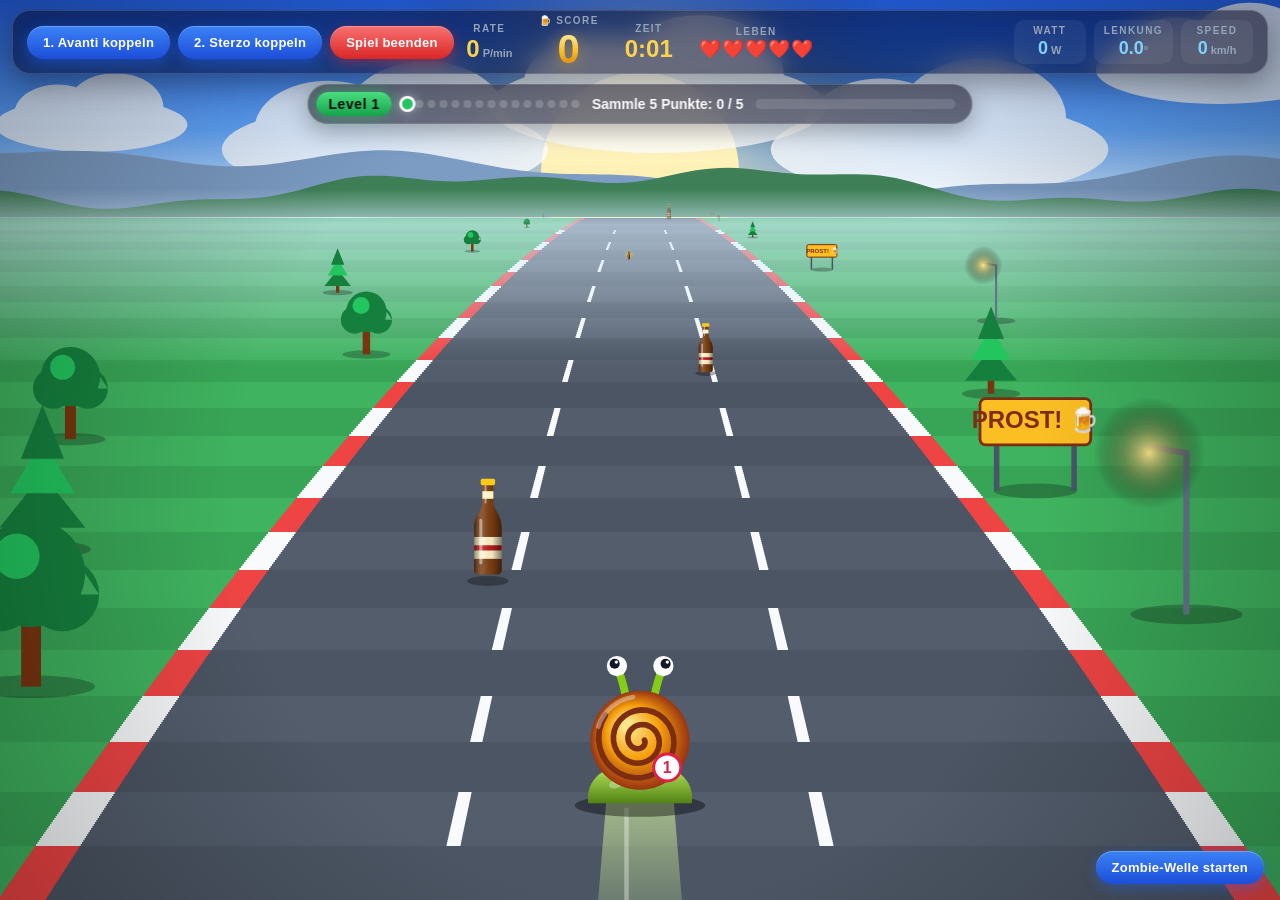
<file: escargozzled/index.html>
<!DOCTYPE html>
<html lang="de">
<head>
    <meta charset="UTF-8">
    <title>Escargozzled</title>
    <style>
        :root {
            --glass: rgba(12, 10, 30, 0.55);
            --border: rgba(255, 255, 255, 0.14);
            --gold: #fcd34d;
        }
        * { box-sizing: border-box; margin: 0; padding: 0; }
        body {
            background: #05030f; color: #f8fafc; overflow: hidden; user-select: none;
            font-family: "Avenir Next", "Segoe UI", -apple-system, BlinkMacSystemFont, Roboto, sans-serif;
        }
        canvas { display: block; width: 100vw; height: 100vh; }

        /* --- Top-Leiste --- */
        #topbar {
            position: absolute; top: 10px; left: 12px; right: 12px; height: 64px; z-index: 10;
            display: flex; align-items: center; justify-content: space-between; padding: 0 14px;
            background: var(--glass); border: 1px solid var(--border); border-radius: 18px;
            backdrop-filter: blur(12px) saturate(140%); box-shadow: 0 10px 30px rgba(0, 0, 0, 0.35);
        }
        .btn-group { display: flex; gap: 8px; }
        button {
            background: linear-gradient(180deg, #3b82f6, #1d4ed8); color: #fff; border: 0;
            padding: 9px 16px; font: inherit; font-size: 13px; font-weight: 700; letter-spacing: 0.02em;
            border-radius: 999px; cursor: pointer; transition: transform 0.12s, filter 0.12s;
            box-shadow: 0 4px 14px rgba(37, 99, 235, 0.45), inset 0 1px 0 rgba(255, 255, 255, 0.25);
        }
        button:hover { filter: brightness(1.12); transform: translateY(-1px); }
        button:disabled {
            background: linear-gradient(180deg, #34d399, #059669); cursor: default; transform: none;
            box-shadow: 0 4px 14px rgba(16, 185, 129, 0.4), inset 0 1px 0 rgba(255, 255, 255, 0.25);
        }
        #btnEnd {
            background: linear-gradient(180deg, #f87171, #dc2626);
            box-shadow: 0 4px 14px rgba(220, 38, 38, 0.45), inset 0 1px 0 rgba(255, 255, 255, 0.25);
        }
        #btnZombie { position: absolute; right: 16px; bottom: 16px; z-index: 10; }
        #btnZombie:disabled { background: #475569; box-shadow: none; opacity: 0.65; }

        #score {
            position: absolute; left: 50%; transform: translateX(-50%);
            display: flex; gap: 26px; align-items: center;
        }
        .score-item { display: flex; flex-direction: column; align-items: center; line-height: 1; gap: 3px; }
        .score-label, .stat-label {
            font-size: 10px; font-weight: 700; text-transform: uppercase; letter-spacing: 0.14em; color: #94a3b8;
        }
        #beerVal {
            font-size: 40px; font-weight: 900; font-variant-numeric: tabular-nums;
            background: linear-gradient(180deg, #fff7c2, #fbbf24 55%, #d97706);
            -webkit-background-clip: text; background-clip: text; color: transparent;
            filter: drop-shadow(0 2px 8px rgba(251, 191, 36, 0.45));
        }
        #beerRateVal, #timeVal { font-size: 24px; font-weight: 800; color: var(--gold); font-variant-numeric: tabular-nums; }
        #livesVal { font-size: 18px; letter-spacing: 1px; display: inline-block; }
        #livesVal.hit { animation: livesHit 0.5s; }
        @keyframes livesHit {
            0%, 100% { transform: scale(1); }
            20% { transform: scale(1.35) rotate(-6deg); }
            40% { transform: translateX(-5px); }
            60% { transform: translateX(5px); }
        }
        .unit { font-size: 11px; color: #94a3b8; font-weight: 600; }

        .stat-row { display: flex; gap: 8px; }
        .stat {
            display: flex; flex-direction: column; align-items: center; gap: 2px;
            background: rgba(255, 255, 255, 0.06); border-radius: 10px; padding: 5px 10px; min-width: 72px;
        }
        .val { font-size: 18px; font-weight: 800; color: #7dd3fc; font-variant-numeric: tabular-nums; }

        /* --- Level-Leiste --- */
        #levelbar {
            position: absolute; top: 84px; left: 50%; transform: translateX(-50%); z-index: 10;
            display: flex; align-items: center; gap: 12px; padding: 7px 16px 7px 8px;
            background: var(--glass); border: 1px solid var(--border); border-radius: 999px;
            backdrop-filter: blur(12px); box-shadow: 0 8px 24px rgba(0, 0, 0, 0.3);
            font-size: 14px; font-weight: 600; white-space: nowrap;
        }
        #levelBadge { padding: 4px 12px; border-radius: 999px; color: #0b0b0b; font-weight: 900; letter-spacing: 0.04em; }
        .zone-green { background: linear-gradient(180deg, #4ade80, #16a34a); box-shadow: 0 0 14px rgba(34, 197, 94, 0.6); }
        .zone-orange { background: linear-gradient(180deg, #fb923c, #ea580c); box-shadow: 0 0 14px rgba(249, 115, 22, 0.6); }
        .zone-red { background: linear-gradient(180deg, #f87171, #dc2626); box-shadow: 0 0 14px rgba(239, 68, 68, 0.7); }
        #levelProgress { width: 200px; height: 10px; background: rgba(255, 255, 255, 0.12); border-radius: 999px; overflow: hidden; }
        #levelProgressFill { position: relative; height: 100%; width: 0; border-radius: 999px; transition: width 0.15s linear; }
        #levelProgressFill::after {
            content: ''; position: absolute; inset: 0; background-size: 16px 16px; animation: stripes 0.8s linear infinite;
            background-image: linear-gradient(45deg, rgba(255,255,255,.28) 25%, transparent 25%, transparent 50%,
                rgba(255,255,255,.28) 50%, rgba(255,255,255,.28) 75%, transparent 75%);
        }
        @keyframes stripes { to { background-position: 16px 0; } }
        #levelDots { display: flex; gap: 4px; }
        .dot { width: 8px; height: 8px; border-radius: 50%; background: rgba(255, 255, 255, 0.18); }
        .dot.done.green, .dot.current.green { background: #22c55e; }
        .dot.done.orange, .dot.current.orange { background: #f97316; }
        .dot.done.red, .dot.current.red { background: #ef4444; }
        .dot.current { transform: scale(1.35); box-shadow: 0 0 0 2px #fff, 0 0 10px #fff; }

        #chaseHud {
            position: absolute; top: 136px; left: 50%; transform: translateX(-50%); z-index: 10;
            width: min(94vw, 560px); padding: 10px 18px; border-radius: 16px;
            background: rgba(55, 10, 20, 0.92); border: 1px solid #f87171; text-align: center;
            box-shadow: 0 0 24px rgba(239, 68, 68, 0.35); pointer-events: none;
        }
        #chaseHud[hidden] { display: none; }
        #chaseTitle { color: #fca5a5; font-weight: 900; }
        #chaseHint { margin: 5px 0 8px; font-size: 14px; }
        #chaseGap { height: 9px; background: #450a0a; border-radius: 999px; overflow: hidden; }
        #chaseGapFill { height: 100%; background: #4ade80; }
        #chaseHud.safe { border-color: #4ade80; background: rgba(6, 45, 28, 0.92); }
        #chaseHud.safe #chaseTitle { color: #86efac; }

        /* --- Game Over --- */
        #gameOver {
            position: absolute; inset: 0; z-index: 20; display: none; align-items: center; justify-content: center;
            background: radial-gradient(circle at 50% 40%, rgba(40, 15, 70, 0.55), rgba(0, 0, 0, 0.85));
            backdrop-filter: blur(4px);
        }
        #gameOver.show { display: flex; }
        .go-card {
            background: linear-gradient(160deg, rgba(35, 30, 85, 0.96), rgba(12, 18, 38, 0.96));
            border: 1px solid rgba(251, 191, 36, 0.35); border-radius: 22px; padding: 30px 40px;
            min-width: 540px; text-align: center; animation: pop 0.35s cubic-bezier(0.2, 1.4, 0.4, 1);
            box-shadow: 0 30px 80px rgba(0, 0, 0, 0.6), 0 0 40px rgba(251, 191, 36, 0.15);
        }
        @keyframes pop { from { transform: scale(0.8); opacity: 0; } to { transform: scale(1); opacity: 1; } }
        .go-card h1 {
            font-size: 40px; font-weight: 900; margin-bottom: 14px;
            background: linear-gradient(180deg, #fff7c2, #fbbf24); -webkit-background-clip: text; background-clip: text; color: transparent;
        }
        .go-summary { display: flex; gap: 12px; justify-content: center; margin-bottom: 20px; }
        .go-tile { background: rgba(255, 255, 255, 0.07); border-radius: 12px; padding: 8px 18px; min-width: 100px; }
        .go-tile b { display: block; font-size: 28px; font-weight: 900; color: var(--gold); font-variant-numeric: tabular-nums; }
        .go-form { display: flex; gap: 8px; justify-content: center; margin-bottom: 14px; }
        .go-form input {
            background: rgba(255, 255, 255, 0.08); color: #fff; border: 1px solid rgba(255, 255, 255, 0.2);
            border-radius: 999px; padding: 9px 16px; font: inherit; font-size: 15px; width: 240px; outline: none;
        }
        .go-form input:focus { border-color: var(--gold); box-shadow: 0 0 0 3px rgba(251, 191, 36, 0.25); }
        #goRank { font-size: 28px; font-weight: 900; color: var(--gold); margin: 6px 0 14px; min-height: 34px; text-shadow: 0 0 18px rgba(251, 191, 36, 0.5); }
        #goError { color: #f87171; font-size: 14px; margin-bottom: 10px; }
        #goTable { width: 100%; border-collapse: collapse; font-size: 14px; margin-bottom: 20px; }
        #goTable th { font-size: 10px; text-transform: uppercase; letter-spacing: 0.12em; color: #94a3b8; }
        #goTable th, #goTable td { padding: 6px 8px; text-align: left; border-bottom: 1px solid rgba(255, 255, 255, 0.06); }
        #goTable td.num, #goTable th.num { text-align: right; font-variant-numeric: tabular-nums; }
        #goTable tr.me td { background: rgba(251, 191, 36, 0.18); font-weight: 800; }
        #goRestart {
            font-size: 16px; padding: 12px 30px; color: #1a1205;
            background: linear-gradient(180deg, #fde68a, #f59e0b);
            box-shadow: 0 6px 20px rgba(251, 191, 36, 0.45), inset 0 1px 0 rgba(255, 255, 255, 0.5);
        }
    </style>
</head>
<body>

<div id="topbar">
    <div class="btn-group">
        <button id="btnTrainer">1. Avanti koppeln</button>
        <button id="btnSterzo">2. Sterzo koppeln</button>
        <button id="btnEnd">Spiel beenden</button>
    </div>
    <div id="score">
        <div class="score-item">
            <span class="score-label">Rate</span>
            <span><span id="beerRateVal">0</span><span class="unit"> P/min</span></span>
        </div>
        <div class="score-item">
            <span class="score-label">🍺 Score</span>
            <span id="beerVal">0</span>
        </div>
        <div class="score-item">
            <span class="score-label">Zeit</span>
            <span id="timeVal">0:00</span>
        </div>
        <div class="score-item">
            <span class="score-label">Leben</span>
            <span id="livesVal"></span>
        </div>
    </div>
    <div class="stat-row">
        <div class="stat"><span class="stat-label">Watt</span><span><span id="wattVal" class="val">0</span><span class="unit"> W</span></span></div>
        <div class="stat"><span class="stat-label">Lenkung</span><span><span id="steerVal" class="val">0.0</span><span class="unit">°</span></span></div>
        <div class="stat"><span class="stat-label">Speed</span><span><span id="speedVal" class="val">0</span><span class="unit"> km/h</span></span></div>
    </div>
</div>

<div id="levelbar">
    <span id="levelBadge" class="zone-green">Level 1</span>
    <div id="levelDots"></div>
    <span id="levelGoal"></span>
    <div id="levelProgress"><div id="levelProgressFill" class="zone-green"></div></div>
</div>

<canvas id="gameCanvas"></canvas>
<button id="btnZombie" type="button">Zombie-Welle starten</button>

<div id="chaseHud" hidden role="status">
    <div id="chaseTitle"></div>
    <div id="chaseHint"></div>
    <div id="chaseGap" role="progressbar" aria-label="Abstand zu den Zombies" aria-valuemin="0" aria-valuemax="100">
        <div id="chaseGapFill"></div>
    </div>
</div>

<div id="gameOver">
    <div class="go-card">
        <h1 id="goTitle">Spiel beendet</h1>
        <div class="go-summary" id="goSummary"></div>
        <form class="go-form" id="goForm">
            <input id="goName" maxlength="30" placeholder="Dein Name" autocomplete="off">
            <button type="submit" id="goSave">Score speichern</button>
        </form>
        <div id="goError"></div>
        <div id="goRank"></div>
        <table id="goTable"></table>
        <button id="goRestart">Neues Spiel</button>
    </div>
</div>

<script src="../sensordata/sterzo-challenge-codes.js"></script>
<script>
    // --- BLE UUIDs ---
    const CYCLING_POWER_UUID = "00001818-0000-1000-8000-00805f9b34fb";
    const POWER_MEASUREMENT_UUID = "00002a63-0000-1000-8000-00805f9b34fb";
    const STERZO_SERVICE_UUID = "347b0001-7635-408b-8918-8ff3949ce592";
    const STERZO_STEERING_UUID = "347b0030-7635-408b-8918-8ff3949ce592";
    const STERZO_CHALLENGE_UUID = "347b0031-7635-408b-8918-8ff3949ce592";
    const STERZO_INDICATE_UUID = "347b0032-7635-408b-8918-8ff3949ce592";
    const STERZO_CHALLENGE_TABLE = Uint8Array.from(atob(STERZO_CHALLENGE_TABLE_B64), c => c.charCodeAt(0));

    const sleep = (ms) => new Promise(r => setTimeout(r, ms));

    let currentWatts = 0;
    let currentAngleDeg = 0;
    let speed = 0; // Pixel pro Frame
    let playerX = 0; // -1 (links) bis +1 (rechts)
    let travel = 0; // zurückgelegte Welt-Strecke für Streifen & Deko

    const btnTrainer = document.getElementById('btnTrainer');
    const btnSterzo = document.getElementById('btnSterzo');
    const wattVal = document.getElementById('wattVal');
    const steerVal = document.getElementById('steerVal');
    const speedVal = document.getElementById('speedVal');

    // --- 1. Avanti verbinden ---
    btnTrainer.addEventListener('click', async () => {
        try {
            const device = await navigator.bluetooth.requestDevice({
                filters: [{ services: [CYCLING_POWER_UUID] }]
            });
            const server = await device.gatt.connect();
            const service = await server.getPrimaryService(CYCLING_POWER_UUID);
            const char = await service.getCharacteristic(POWER_MEASUREMENT_UUID);

            await char.startNotifications();
            char.addEventListener('characteristicvaluechanged', (e) => {
                const val = e.target.value;
                currentWatts = Math.max(0, val.getInt16(2, true));
                wattVal.textContent = currentWatts;
            });

            btnTrainer.disabled = true;
            btnTrainer.textContent = "✓ Avanti verbunden";
        } catch (err) {
            console.error("Trainer Fehler:", err);
        }
    });

    // --- 2. Sterzo Smart verbinden ---
    btnSterzo.addEventListener('click', async () => {
        try {
            btnSterzo.textContent = "Verbinde...";
            const device = await navigator.bluetooth.requestDevice({
                filters: [{ services: [STERZO_SERVICE_UUID] }]
            });
            const server = await device.gatt.connect();
            const service = await server.getPrimaryService(STERZO_SERVICE_UUID);
            const controlChar = await service.getCharacteristic(STERZO_CHALLENGE_UUID);
            const indicateChar = await service.getCharacteristic(STERZO_INDICATE_UUID);
            const steerChar = await service.getCharacteristic(STERZO_STEERING_UUID);

            let resolveChallenge;
            const challengePromise = new Promise(r => resolveChallenge = r);
            indicateChar.addEventListener('characteristicvaluechanged', (e) => {
                const b = new Uint8Array(e.target.value.buffer);
                console.log("Sterzo Indication:", [...b].map(x => x.toString(16).padStart(2, '0')).join(''));
                if (b.length >= 4 && b[0] === 0x03 && b[1] === 0x10) {
                    resolveChallenge((b[2] << 8) | b[3]);
                }
            });

            // Winkel kommt als float32 LE in Grad; vor Freischaltung NaN (ffffffff)
            steerChar.addEventListener('characteristicvaluechanged', (e) => {
                const angle = e.target.value.getFloat32(0, true);
                if (Number.isNaN(angle)) return;
                currentAngleDeg = angle;
                steerVal.textContent = angle.toFixed(1);
            });

            // Beide abonnieren, BEVOR die Challenge angefordert wird
            await indicateChar.startNotifications();
            await steerChar.startNotifications();
            await sleep(500);

            let challenge = null;
            for (let attempt = 1; attempt <= 3 && challenge === null; attempt++) {
                btnSterzo.textContent = `Challenge (${attempt})...`;
                await controlChar.writeValueWithResponse(new Uint8Array([0x03, 0x10]));
                challenge = await Promise.race([challengePromise, sleep(5000).then(() => null)]);
            }
            if (challenge === null) throw new Error("Sterzo hat keine Challenge gesendet");

            const response = new Uint8Array([
                0x03, 0x11,
                STERZO_CHALLENGE_TABLE[challenge * 2],
                STERZO_CHALLENGE_TABLE[challenge * 2 + 1]
            ]);
            console.log(`Sterzo Challenge 0x${challenge.toString(16)} -> Antwort`, response);
            await controlChar.writeValueWithResponse(response);
            await sleep(1000);
            await controlChar.writeValueWithResponse(new Uint8Array([0x02, 0x02]));

            btnSterzo.disabled = true;
            btnSterzo.textContent = "✓ Sterzo verbunden";
        } catch (err) {
            console.error("Sterzo Fehler:", err);
            btnSterzo.textContent = "2. Sterzo koppeln (Fehler)";
        }
    });

    // --- Tastatur-Fallback zum schnellen Testen ohne Bike ---
    window.addEventListener('keydown', (e) => {
        if (e.target.tagName === 'INPUT') return;
        if (e.key === 'ArrowUp') currentWatts += 25;
        if (e.key === 'ArrowDown') currentWatts = Math.max(0, currentWatts - 25);
        if (e.key === 'ArrowLeft') currentAngleDeg = Math.max(-25, currentAngleDeg - 3);
        if (e.key === 'ArrowRight') currentAngleDeg = Math.min(25, currentAngleDeg + 3);
        wattVal.textContent = currentWatts;
        steerVal.textContent = currentAngleDeg.toFixed(1);
    });

    // --- Pseudo-3D Retro Racer Canvas ---
    const canvas = document.getElementById('gameCanvas');
    const ctx = canvas.getContext('2d');

    let VW = 0, VH = 0; // Viewport in CSS-Pixeln
    let vignette = null;

    function resize() {
        // Retina-scharf: Canvas in Geräte-Pixeln, gezeichnet wird in CSS-Pixeln
        const dpr = window.devicePixelRatio || 1;
        VW = window.innerWidth;
        VH = window.innerHeight;
        canvas.width = Math.round(VW * dpr);
        canvas.height = Math.round(VH * dpr);
        ctx.setTransform(dpr, 0, 0, dpr, 0, 0);
        vignette = ctx.createRadialGradient(VW / 2, VH * 0.55, Math.min(VW, VH) * 0.45, VW / 2, VH * 0.55, Math.max(VW, VH) * 0.8);
        vignette.addColorStop(0, 'rgba(0,0,0,0)');
        vignette.addColorStop(1, 'rgba(0,0,0,0.45)');
    }
    window.addEventListener('resize', resize);
    resize();

    // --- Sound: synthetischer "Plopp" beim Öffnen einer Flasche (Web Audio) ---
    let audioCtx = null;
    function ensureAudio() {
        if (!audioCtx) audioCtx = new (window.AudioContext || window.webkitAudioContext)();
        if (audioCtx.state === 'suspended') audioCtx.resume();
    }
    // Browser erlauben Audio erst nach einer Nutzer-Interaktion
    window.addEventListener('pointerdown', ensureAudio);
    window.addEventListener('keydown', ensureAudio);

    function noiseBuffer(seconds) {
        const buf = audioCtx.createBuffer(1, Math.floor(audioCtx.sampleRate * seconds), audioCtx.sampleRate);
        const data = buf.getChannelData(0);
        for (let i = 0; i < data.length; i++) data[i] = Math.random() * 2 - 1;
        return buf;
    }

    function playPop() {
        if (!audioCtx || audioCtx.state !== 'running') return;
        const t = audioCtx.currentTime;

        // Plopp: kurzer Sinus mit schnellem Pitch-Abfall
        const osc = audioCtx.createOscillator();
        const oscGain = audioCtx.createGain();
        osc.type = 'sine';
        osc.frequency.setValueAtTime(700, t);
        osc.frequency.exponentialRampToValueAtTime(140, t + 0.07);
        oscGain.gain.setValueAtTime(0.0001, t);
        oscGain.gain.exponentialRampToValueAtTime(0.8, t + 0.005);
        oscGain.gain.exponentialRampToValueAtTime(0.0001, t + 0.12);
        osc.connect(oscGain).connect(audioCtx.destination);
        osc.start(t);
        osc.stop(t + 0.13);

        // Zischen: hochpassgefiltertes Rauschen, das ausklingt
        const fizz = audioCtx.createBufferSource();
        fizz.buffer = noiseBuffer(0.45);
        const hp = audioCtx.createBiquadFilter();
        hp.type = 'highpass';
        hp.frequency.value = 4000;
        const fizzGain = audioCtx.createGain();
        fizzGain.gain.setValueAtTime(0.0001, t + 0.02);
        fizzGain.gain.exponentialRampToValueAtTime(0.25, t + 0.05);
        fizzGain.gain.exponentialRampToValueAtTime(0.0001, t + 0.45);
        fizz.connect(hp).connect(fizzGain).connect(audioCtx.destination);
        fizz.start(t + 0.02);
    }

    // Extraton für kleine feine Biere: aufsteigendes Glöckchen-Arpeggio
    function playChime() {
        if (!audioCtx || audioCtx.state !== 'running') return;
        const t = audioCtx.currentTime + 0.08;
        [1047, 1319, 1568, 2093].forEach((freq, i) => {
            const osc = audioCtx.createOscillator();
            const gain = audioCtx.createGain();
            osc.type = 'triangle';
            osc.frequency.value = freq;
            const start = t + i * 0.07;
            gain.gain.setValueAtTime(0.0001, start);
            gain.gain.exponentialRampToValueAtTime(0.35, start + 0.01);
            gain.gain.exponentialRampToValueAtTime(0.0001, start + 0.35);
            osc.connect(gain).connect(audioCtx.destination);
            osc.start(start);
            osc.stop(start + 0.36);
        });
    }

    // Level-Up-Fanfare
    function playLevelUp() {
        if (!audioCtx || audioCtx.state !== 'running') return;
        const t = audioCtx.currentTime;
        [[523, 0], [659, 0.12], [784, 0.24], [1047, 0.36]].forEach(([freq, offset], i, arr) => {
            const osc = audioCtx.createOscillator();
            const gain = audioCtx.createGain();
            osc.type = 'square';
            osc.frequency.value = freq;
            const start = t + offset;
            const len = i === arr.length - 1 ? 0.5 : 0.12;
            gain.gain.setValueAtTime(0.0001, start);
            gain.gain.exponentialRampToValueAtTime(0.15, start + 0.01);
            gain.gain.exponentialRampToValueAtTime(0.0001, start + len);
            osc.connect(gain).connect(audioCtx.destination);
            osc.start(start);
            osc.stop(start + len + 0.01);
        });
    }

    // Mauer-Crash: Rauschen + tiefer Schlag
    function playCrash() {
        if (!audioCtx || audioCtx.state !== 'running') return;
        const t = audioCtx.currentTime;
        const len = Math.floor(audioCtx.sampleRate * 0.5);
        const buf = audioCtx.createBuffer(1, len, audioCtx.sampleRate);
        const data = buf.getChannelData(0);
        for (let i = 0; i < len; i++) data[i] = (Math.random() * 2 - 1) * Math.pow(1 - i / len, 2);
        const noise = audioCtx.createBufferSource();
        noise.buffer = buf;
        const lp = audioCtx.createBiquadFilter();
        lp.type = 'lowpass';
        lp.frequency.setValueAtTime(2500, t);
        lp.frequency.exponentialRampToValueAtTime(200, t + 0.45);
        const ng = audioCtx.createGain();
        ng.gain.value = 0.5;
        noise.connect(lp).connect(ng).connect(audioCtx.destination);
        noise.start(t);

        const osc = audioCtx.createOscillator();
        const g = audioCtx.createGain();
        osc.type = 'sine';
        osc.frequency.setValueAtTime(120, t);
        osc.frequency.exponentialRampToValueAtTime(35, t + 0.35);
        g.gain.setValueAtTime(0.0001, t);
        g.gain.exponentialRampToValueAtTime(0.7, t + 0.01);
        g.gain.exponentialRampToValueAtTime(0.0001, t + 0.4);
        osc.connect(g).connect(audioCtx.destination);
        osc.start(t);
        osc.stop(t + 0.42);
    }

    // Minuspunkte: tiefer, absteigender Brummton
    function playBuzz() {
        if (!audioCtx || audioCtx.state !== 'running') return;
        const t = audioCtx.currentTime;
        const osc = audioCtx.createOscillator();
        const lp = audioCtx.createBiquadFilter();
        const gain = audioCtx.createGain();
        osc.type = 'square';
        osc.frequency.setValueAtTime(220, t);
        osc.frequency.exponentialRampToValueAtTime(90, t + 0.3);
        lp.type = 'lowpass';
        lp.frequency.value = 900;
        gain.gain.setValueAtTime(0.0001, t);
        gain.gain.exponentialRampToValueAtTime(0.3, t + 0.01);
        gain.gain.exponentialRampToValueAtTime(0.0001, t + 0.32);
        osc.connect(lp).connect(gain).connect(audioCtx.destination);
        osc.start(t);
        osc.stop(t + 0.33);
    }

    function playZombieRoar() {
        if (!audioCtx || audioCtx.state !== 'running') return;
        const t = audioCtx.currentTime;
        const gain = audioCtx.createGain();
        gain.gain.setValueAtTime(0.0001, t);
        gain.gain.exponentialRampToValueAtTime(0.22, t + 0.08);
        gain.gain.exponentialRampToValueAtTime(0.0001, t + 1.3);
        const filter = audioCtx.createBiquadFilter();
        filter.type = 'lowpass';
        filter.frequency.setValueAtTime(1400, t);
        filter.frequency.exponentialRampToValueAtTime(180, t + 1.3);
        filter.connect(gain).connect(audioCtx.destination);
        const noise = audioCtx.createBufferSource();
        noise.buffer = noiseBuffer(1.4);
        noise.connect(filter);
        noise.start(t);
        const voice = audioCtx.createOscillator();
        voice.type = 'sawtooth';
        voice.frequency.setValueAtTime(95, t);
        voice.frequency.linearRampToValueAtTime(47, t + 1.3);
        voice.connect(filter);
        voice.start(t);
        voice.stop(t + 1.4);
    }

    function playCannon() {
        if (!audioCtx || audioCtx.state !== 'running') return;
        const t = audioCtx.currentTime;
        const noise = audioCtx.createBufferSource();
        noise.buffer = noiseBuffer(1.2);
        const filter = audioCtx.createBiquadFilter();
        filter.type = 'lowpass';
        filter.frequency.setValueAtTime(3500, t);
        filter.frequency.exponentialRampToValueAtTime(60, t + 1.1);
        const gain = audioCtx.createGain();
        gain.gain.setValueAtTime(0.6, t);
        gain.gain.exponentialRampToValueAtTime(0.0001, t + 1.2);
        noise.connect(filter).connect(gain).connect(audioCtx.destination);
        noise.start(t);
        const boom = audioCtx.createOscillator();
        const bass = audioCtx.createGain();
        boom.frequency.setValueAtTime(140, t);
        boom.frequency.exponentialRampToValueAtTime(25, t + 0.7);
        bass.gain.setValueAtTime(0.5, t);
        bass.gain.exponentialRampToValueAtTime(0.0001, t + 0.8);
        boom.connect(bass).connect(audioCtx.destination);
        boom.start(t);
        boom.stop(t + 0.8);
    }

    // --- Getränke-Typen ---
    // scale: Größe relativ zur Standardflasche, weight: Häufigkeit beim Spawnen
    const DRINKS = {
        beerLarge:  { points: 1,  scale: 1.35, weight: 28, icon: '🍺', glass: '#7c3f12', cap: '#facc15', label: '#fef3c7', stripe: '#b91c1c', slim: 0.5 },
        beerMedium: { points: 2,  scale: 1.0,  weight: 20, icon: '🍺', glass: '#166534', cap: '#e5e7eb', label: '#f8fafc', stripe: '#15803d', slim: 0.45 },
        beerSmall:  { points: 5,  scale: 0.65, weight: 8,  icon: '🍻', glass: '#92400e', cap: '#fbbf24', label: '#111827', stripe: '#fbbf24', slim: 0.42, sparkle: true },
        cola:       { points: -1, scale: 1.0,  weight: 15, icon: '🥤', glass: '#1c0a05', cap: '#dc2626', label: '#dc2626', stripe: '#f8fafc', slim: 0.42 },
        water:      { points: -2, scale: 1.15, weight: 12, icon: '💧', glass: 'rgba(147,197,253,0.55)', cap: '#2563eb', label: '#1d4ed8', stripe: '#bfdbfe', slim: 0.5 },
        fanta:      { points: -1, scale: 1.0,  weight: 15, icon: '🍊', glass: '#f97316', cap: '#1d4ed8', label: '#1d4ed8', stripe: '#84cc16', slim: 0.45 },
    };
    const DRINK_TOTAL_WEIGHT = Object.values(DRINKS).reduce((sum, d) => sum + d.weight, 0);

    function randomDrink() {
        let r = Math.random() * DRINK_TOTAL_WEIGHT;
        for (const d of Object.values(DRINKS)) {
            if ((r -= d.weight) < 0) return d;
        }
        return DRINKS.beerLarge;
    }

    const bottles = [
        { z: 400, x: -0.4, drink: randomDrink() },
        { z: 800, x: 0.3, drink: randomDrink() },
        { z: 1200, x: -0.1, drink: randomDrink() },
        { z: 1600, x: 0.5, drink: randomDrink() },
    ];

    const beerVal = document.getElementById('beerVal');
    const beerRateVal = document.getElementById('beerRateVal');
    let score = 0;
    const scoreEvents = []; // { t, points } für Punkte/min (gleitendes 60-s-Fenster)
    const popups = [];

    // --- Levelsystem ---
    // green:  Punkte im Level erreichen
    // orange: Punkte/min für holdSec Sekunden ununterbrochen halten
    // red:    wie orange, aber jeder Minuspunkt setzt die Haltezeit zurück
    const LEVELS = [
        { zone: 'green',  target: 5 },
        { zone: 'green',  target: 10 },
        { zone: 'green',  target: 15 },
        { zone: 'green',  target: 20 },
        { zone: 'green',  target: 30 },
        { zone: 'orange', rate: 15, holdSec: 30 },
        { zone: 'orange', rate: 20, holdSec: 30 },
        { zone: 'orange', rate: 25, holdSec: 30 },
        { zone: 'orange', rate: 30, holdSec: 30 },
        { zone: 'orange', rate: 35, holdSec: 30 },
        { zone: 'red',    rate: 40, holdSec: 30, noMinus: true },
        { zone: 'red',    rate: 45, holdSec: 30, noMinus: true },
        { zone: 'red',    rate: 50, holdSec: 30, noMinus: true },
        { zone: 'red',    rate: 55, holdSec: 30, noMinus: true },
        { zone: 'red',    rate: 60, holdSec: 30, noMinus: true },
    ];
    const ZONE_COLORS = { green: '#22c55e', orange: '#f97316', red: '#ef4444' };

    const levelBadge = document.getElementById('levelBadge');
    const levelGoal = document.getElementById('levelGoal');
    const levelProgressFill = document.getElementById('levelProgressFill');

    let levelIdx = 0;
    let levelPoints = 0;
    let holdMs = 0;
    let gameWon = false;
    let banner = null; // { text, color, until }
    let lastFrameTime = performance.now();

    function showBanner(text, color, ms = 2000) {
        banner = { text, color, start: performance.now(), until: performance.now() + ms };
    }

    function setZoneClass(el, zone) {
        el.classList.remove('zone-green', 'zone-orange', 'zone-red');
        el.classList.add(`zone-${zone}`);
    }

    function levelUp() {
        if (levelIdx === LEVELS.length - 1) {
            gameWon = true;
            showBanner('🏆 Alle Level geschafft! Prost! 🍻', '#facc15', 4000);
            playLevelUp();
            setTimeout(endGame, 4000);
            return;
        }
        levelIdx++;
        levelPoints = 0;
        holdMs = 0;
        const lvl = LEVELS[levelIdx];
        showBanner(`LEVEL ${levelIdx + 1}`, ZONE_COLORS[lvl.zone]);
        playLevelUp();
    }

    // --- Spielende & Highscores (../server.js → scores.json) ---
    let gameOver = false;
    let gameStartTime = performance.now();
    let finalResult = null;

    const goEl = document.getElementById('gameOver');
    const goTitle = document.getElementById('goTitle');
    const goSummary = document.getElementById('goSummary');
    const goForm = document.getElementById('goForm');
    const goName = document.getElementById('goName');
    const goSave = document.getElementById('goSave');
    const goError = document.getElementById('goError');
    const goRank = document.getElementById('goRank');
    const goTable = document.getElementById('goTable');
    const timeVal = document.getElementById('timeVal');

    function formatDuration(sec) {
        return `${Math.floor(sec / 60)}:${String(sec % 60).padStart(2, '0')}`;
    }

    function renderScoreTable(top, me) {
        goTable.replaceChildren();
        const head = goTable.insertRow();
        ['#', 'Name', 'Score', 'Zeit', 'Level', 'Datum'].forEach((h, i) => {
            const th = document.createElement('th');
            th.textContent = h;
            if (i >= 2 && i <= 4) th.className = 'num';
            head.appendChild(th);
        });
        top.forEach((e, i) => {
            const row = goTable.insertRow();
            if (me && e.date === me.date && e.name === me.name && e.score === me.score) row.className = 'me';
            [i < 3 ? ['🥇', '🥈', '🥉'][i] : i + 1, e.name, e.score, formatDuration(e.durationSec), e.level, e.date.slice(0, 10)].forEach((v, j) => {
                const td = row.insertCell();
                td.textContent = v;
                if (j === 0 || (j >= 2 && j <= 4)) td.className = 'num';
            });
        });
    }

    async function loadTopScores() {
        try {
            const res = await fetch('/api/scores');
            if (!res.ok) throw new Error(res.statusText);
            const data = await res.json();
            renderScoreTable(data.top, null);
        } catch {
            goError.textContent = 'Highscore-Server nicht erreichbar. Starte „node server.js“ und öffne http://localhost:8000/escargozzled/';
        }
    }

    function endGame() {
        if (gameOver) return;
        gameOver = true;
        resetChase();
        finalResult = {
            score,
            level: levelIdx + 1,
            durationSec: Math.round((performance.now() - gameStartTime) / 1000),
        };
        goTitle.textContent = gameWon ? '🏆 Alle Level geschafft!' : lives <= 0 ? '💥 Keine Leben mehr!' : 'Spiel beendet';
        goSummary.innerHTML = `<div class="go-tile"><span class="score-label">Score</span><b>${finalResult.score}</b></div>`
            + `<div class="go-tile"><span class="score-label">Zeit</span><b>${formatDuration(finalResult.durationSec)}</b></div>`
            + `<div class="go-tile"><span class="score-label">Level</span><b>${finalResult.level}</b></div>`;
        goName.value = localStorage.getItem('playerName') || '';
        goForm.style.display = '';
        goSave.disabled = false;
        goError.textContent = '';
        goRank.textContent = '';
        goTable.replaceChildren();
        goEl.classList.add('show');
        goName.focus();
        loadTopScores();
    }

    goForm.addEventListener('submit', async (e) => {
        e.preventDefault();
        const name = goName.value.trim() || 'Anonym';
        localStorage.setItem('playerName', name);
        goSave.disabled = true;
        goError.textContent = '';
        try {
            const res = await fetch('/api/scores', {
                method: 'POST',
                headers: { 'Content-Type': 'application/json' },
                body: JSON.stringify({ name, ...finalResult }),
            });
            if (!res.ok) {
                const msg = (res.headers.get('Content-Type') || '').includes('json')
                    ? (await res.json()).error
                    : `HTTP ${res.status} – falscher Server auf diesem Port?`;
                throw new Error(msg || res.statusText);
            }
            const data = await res.json();
            goForm.style.display = 'none';
            goRank.textContent = `Platz ${data.rank} von ${data.total}` + (data.rank === 1 ? ' 🥇 Neuer Rekord!' : '');
            renderScoreTable(data.top, data.entry);
        } catch (err) {
            goSave.disabled = false;
            goError.textContent = `Speichern fehlgeschlagen: ${err.message}. Läuft „node server.js“?`;
        }
    });

    function newGame() {
        score = 0;
        scoreEvents.length = 0;
        popups.length = 0;
        particles.length = 0;
        levelIdx = 0;
        levelPoints = 0;
        holdMs = 0;
        gameWon = false;
        banner = null;
        playerX = 0;
        bottles.forEach((b, i) => {
            b.z = 400 * (i + 1);
            b.x = (Math.random() - 0.5) * 1.4;
            b.drink = randomDrink();
            b.collected = false;
        });
        beerVal.textContent = 0;
        lives = MAX_LIVES;
        invulnerableUntil = 0;
        updateLivesHud();
        resetWalls();
        resetChase();
        gameStartTime = performance.now();
        gameOver = false;
        goEl.classList.remove('show');
        showBanner('LEVEL 1', ZONE_COLORS.green);
    }

    document.getElementById('btnEnd').addEventListener('click', endGame);
    document.getElementById('goRestart').addEventListener('click', newGame);

    function updateLevel(dtMs, rate) {
        const lvl = LEVELS[levelIdx];
        let progress;

        if (gameWon) {
            progress = 1;
            levelGoal.textContent = 'Alle Level geschafft 🏆';
        } else if (lvl.target !== undefined) {
            progress = Math.max(0, levelPoints) / lvl.target;
            levelGoal.textContent = `Sammle ${lvl.target} Punkte: ${levelPoints} / ${lvl.target}`;
            if (levelPoints >= lvl.target) levelUp();
        } else {
            holdMs = rate >= lvl.rate ? holdMs + dtMs : 0;
            progress = holdMs / (lvl.holdSec * 1000);
            const secs = Math.floor(holdMs / 1000);
            levelGoal.textContent = `Halte ≥ ${lvl.rate} Punkte/min für ${lvl.holdSec} s: ${secs} s`
                + (lvl.noMinus ? ' · keine Minuspunkte!' : '');
            if (holdMs >= lvl.holdSec * 1000) levelUp();
        }

        const current = LEVELS[levelIdx];
        levelBadge.textContent = `Level ${levelIdx + 1}`;
        setZoneClass(levelBadge, current.zone);
        setZoneClass(levelProgressFill, current.zone);
        levelProgressFill.style.width = `${Math.min(1, progress) * 100}%`;
        renderLevelDots();
    }

    const levelDotsEl = document.getElementById('levelDots');
    const levelDots = LEVELS.map(() => levelDotsEl.appendChild(document.createElement('span')));
    let levelDotsState = '';

    function renderLevelDots() {
        const state = `${levelIdx}/${gameWon}`;
        if (state === levelDotsState) return;
        levelDotsState = state;
        levelDots.forEach((dot, i) => {
            const done = i < levelIdx || gameWon;
            dot.className = `dot ${LEVELS[i].zone}` + (done ? ' done' : '') + (i === levelIdx && !gameWon ? ' current' : '');
        });
    }

    function collectDrink(drink, x, y) {
        score += drink.points;
        scoreEvents.push({ t: performance.now(), points: drink.points });
        beerVal.textContent = score;
        const sign = drink.points > 0 ? '+' : '';
        popups.push({ x, y, t: 0, text: `${sign}${drink.points} ${drink.icon}`, good: drink.points > 0 });

        if (!gameWon) {
            levelPoints += drink.points;
            const lvl = LEVELS[levelIdx];
            if (lvl.noMinus && drink.points < 0 && holdMs > 0) {
                holdMs = 0;
                showBanner('Minuspunkt! Haltezeit zurückgesetzt', ZONE_COLORS.red, 1500);
            }
        }

        if (drink.points > 0) {
            playPop();
            if (drink.sparkle) playChime();
            burstFoam(x, y, drink.sparkle);
        } else {
            playBuzz();
            burstSplash(x, y, drink);
            shake(260, 9);
        }
    }

    function updateScoreRate() {
        const cutoff = performance.now() - 60000;
        while (scoreEvents.length && scoreEvents[0].t < cutoff) scoreEvents.shift();
        const rate = scoreEvents.reduce((sum, e) => sum + e.points, 0);
        beerRateVal.textContent = rate;
        return rate;
    }

    // ================= Grafik =================
    const Z_FAR = 1800;
    const SEG = 60; // Länge eines Fahrbahn-Streifensegments (Weltkoordinaten)

    // Farbwelten je Level-Zone: Tag (grün), Sonnenuntergang (orange), Neon-Nacht (rot)
    const THEMES = {
        green: {
            sky: ['#2563eb', '#60a5fa', '#e0f2fe'], sun: ['#fffbe0', '#fde68a'], sunGlow: 'rgba(255,240,170,0.55)', sunStripes: false,
            far: '#7c9cc4', near: '#3f7f57', ridgeGlow: null, cloud: '#ffffff', clouds: 0.9, stars: 0,
            grass: ['#3fb35f', '#38a556'], grid: null, rumble: ['#ef4444', '#f8fafc'], road: ['#4b5563', '#535d6c'], lane: '#f8fafc',
            fog: '214,236,255', tree: '#15803d', treeLight: '#22c55e', trunk: '#78350f', lamp: '#fde68a', neon: false,
        },
        orange: {
            sky: ['#2e1065', '#be185d', '#fdba74'], sun: ['#fef08a', '#f97316'], sunGlow: 'rgba(251,146,60,0.6)', sunStripes: true,
            far: '#7c2d5c', near: '#3b0f3a', ridgeGlow: null, cloud: '#fecdd3', clouds: 0.45, stars: 0.4,
            grass: ['#6b3f1f', '#5c3519'], grid: null, rumble: ['#f97316', '#fde68a'], road: ['#3f2a3a', '#47303f'], lane: '#fde68a',
            fog: '253,164,120', tree: '#3f1d2b', treeLight: '#5b2440', trunk: '#2a1020', lamp: '#fdba74', neon: false,
        },
        red: {
            sky: ['#030010', '#1e0b3c', '#7a0f63'], sun: ['#ffd23f', '#ff2bd6'], sunGlow: 'rgba(255,43,214,0.55)', sunStripes: true,
            far: '#1a0b33', near: '#0c0520', ridgeGlow: '#ff2bd6', cloud: '#000', clouds: 0, stars: 1,
            grass: ['#0a0320', '#0a0320'], grid: '#ff2bd6', rumble: ['#ff2bd6', '#22d3ee'], road: ['#110826', '#150b2e'], lane: '#22d3ee',
            fog: '122,15,99', tree: '#22d3ee', treeLight: '#22d3ee', trunk: '#ff2bd6', lamp: '#ff2bd6', neon: true,
        },
    };

    const stars = Array.from({ length: 90 }, () => ({ x: Math.random(), y: Math.random(), r: 0.5 + Math.random() * 1.3, ph: Math.random() * 6.28 }));
    const clouds = Array.from({ length: 6 }, (_, i) => ({ x: i / 6, y: 0.25 + Math.random() * 0.45, w: 0.7 + Math.random() * 0.8, v: 0.000004 + Math.random() * 0.000006 }));

    const SCENERY_KINDS = ['tree', 'pine', 'tree', 'lamp', 'pine', 'sign'];
    const scenery = Array.from({ length: 18 }, (_, i) => ({
        z: (i + 0.5) * (Z_FAR / 18),
        side: i % 2 ? 1 : -1,
        off: 1.25 + Math.random() * 0.9,
        kind: SCENERY_KINDS[i % SCENERY_KINDS.length],
    }));

    // --- Leben & Mauern ---
    const MAX_LIVES = 5;
    const INVULNERABLE_MS = 1500; // nach einem Crash kurz unverwundbar
    let lives = MAX_LIVES;
    let invulnerableUntil = 0;
    const livesVal = document.getElementById('livesVal');

    function updateLivesHud() {
        livesVal.textContent = '❤️'.repeat(Math.max(0, lives)) + '🖤'.repeat(MAX_LIVES - Math.max(0, lives));
    }

    // x/hw in Straßen-Einheiten (-1 = linker, +1 = rechter Rand)
    const walls = [{}, {}, {}, {}];
    // Mindestabstand, damit nie beide Seiten gleichzeitig zu sind
    const WALL_MIN_GAP = 900;

    // Abstand zur nächsten Mauer schrumpft mit jedem Level → mehr Mauern
    function wallGap() {
        const base = 2400 * Math.pow(0.93, levelIdx);
        return Math.max(WALL_MIN_GAP, base * (0.6 + Math.random() * 0.8));
    }

    function spawnWall(w, z) {
        w.z = z;
        w.hit = false;
        if (Math.random() < 0.4) {
            // breite Mauer: von einem Rand her, lässt auf der anderen Seite eine Lücke
            w.hw = 0.42 + Math.random() * 0.18;
            w.x = (Math.random() < 0.5 ? -1 : 1) * (1 - w.hw);
        } else {
            // kurze Mauer irgendwo auf der Fahrbahn
            w.hw = 0.12 + Math.random() * 0.13;
            w.x = (Math.random() - 0.5) * 1.4;
        }
    }

    function respawnWall(w) {
        const farthest = Math.max(...walls.filter(o => o !== w).map(o => o.z));
        spawnWall(w, Math.max(Z_FAR + 200, farthest + wallGap()));
    }

    function resetWalls() {
        let z = Z_FAR + 600;
        for (const w of walls) {
            spawnWall(w, z);
            z += wallGap();
        }
    }

    resetWalls();
    updateLivesHud();

    function loseLife(x, y, cause = 'wall') {
        lives--;
        invulnerableUntil = performance.now() + INVULNERABLE_MS;
        updateLivesHud();
        livesVal.classList.remove('hit');
        void livesVal.offsetWidth; // Animation neu starten
        livesVal.classList.add('hit');
        playCrash();
        shake(450, 18);
        if (cause === 'wall') burstBricks(x, y);
        popups.push({ x, y, t: 0, text: '-1 ❤️', good: false });
        if (lives <= 0) {
            showBanner('💥 CRASH!', '#ef4444', 1500);
            setTimeout(endGame, 1200);
        } else {
            showBanner(`${cause === 'zombie' ? 'Zombies!' : '💥'} Noch ${lives} Leben`, '#f87171', 1200);
        }
    }

    // --- Zufällige Verfolgungen: Watt-Ziel bleibt während des Sprints fest ---
    const CHASE_DURATION_MS = 20000;
    const CHASE_REST_MS = 18000;
    const btnZombie = document.getElementById('btnZombie');
    const chaseHud = document.getElementById('chaseHud');
    const chaseTitle = document.getElementById('chaseTitle');
    const chaseHint = document.getElementById('chaseHint');
    const chaseGap = document.getElementById('chaseGap');
    const chaseGapFill = document.getElementById('chaseGapFill');
    let chase = null;
    let chaseCooldownMs = 15000;
    let ridingWatts = 0;
    let cannonMs = 0;

    btnZombie.addEventListener('click', startChase);

    function resetChase() {
        chase = null;
        chaseCooldownMs = 15000;
        ridingWatts = 0;
        cannonMs = 0;
        chaseHud.hidden = true;
        btnZombie.disabled = gameOver || gameWon || lives <= 0;
    }

    function startChase() {
        if (chase || cannonMs > 0 || gameOver || gameWon || lives <= 0) return;
        btnZombie.disabled = true;
        chase = {
            elapsedMs: 0,
            gap: 0.6,
            targetWatts: Math.max(175, Math.ceil((Math.max(ridingWatts, currentWatts) * 1.3 + 40) / 5) * 5),
            roarMs: 3000,
        };
        chaseHud.hidden = false;
        chaseHud.classList.remove('safe');
        playZombieRoar();
        shake(350, 8);
    }

    function fireCannon() {
        chase = null;
        cannonMs = 1500;
        chaseCooldownMs = CHASE_REST_MS;
        chaseHud.classList.add('safe');
        chaseTitle.textContent = 'KANONENRETTUNG!';
        chaseHint.textContent = 'Alle Zombies erwischt. Du kannst wieder normal kurbeln.';
        chaseGapFill.style.width = '100%';
        chaseGapFill.style.background = '#4ade80';
        chaseGap.setAttribute('aria-valuenow', '100');
        playCannon();
        shake(500, 20);
    }

    function updateChase(dtMs, now, kartX, kartY) {
        btnZombie.disabled = !!chase || cannonMs > 0 || gameOver || gameWon || lives <= 0;
        if (gameOver || gameWon || lives <= 0) {
            chase = null;
            cannonMs = 0;
            chaseHud.hidden = true;
            return;
        }
        if (cannonMs > 0) {
            cannonMs = Math.max(0, cannonMs - dtMs);
            if (cannonMs === 0) chaseHud.hidden = true;
            return;
        }
        if (!chase) {
            ridingWatts += (currentWatts - ridingWatts) * (1 - Math.exp(-dtMs / 8000));
            chaseCooldownMs = Math.max(0, chaseCooldownMs - dtMs);
            // Zeitbasierte Wahrscheinlichkeit, unabhängig von der Bildrate.
            const meanWaitMs = 65000 * Math.pow(0.9, levelIdx);
            if (chaseCooldownMs === 0 && currentWatts > 0 && speed > 2
                && Math.random() < 1 - Math.exp(-dtMs / meanWaitMs)) startChase();
            if (!chase) return;
        }
        chase.elapsedMs += dtMs;
        if (chase.elapsedMs >= CHASE_DURATION_MS) {
            fireCannon();
            return;
        }
        const effort = Math.min(2, currentWatts / chase.targetWatts);
        chase.gap = Math.max(0, Math.min(1, chase.gap + (effort - 1) * 0.22 * dtMs / 1000));
        if (chase.gap === 0) {
            chase.gap = 0.55;
            if (now >= invulnerableUntil) loseLife(kartX, kartY, 'zombie');
        }
        chase.roarMs -= dtMs;
        if (chase.roarMs <= 0) {
            playZombieRoar();
            chase.roarMs = 3000 + Math.random() * 2000;
        }
        const escaping = currentWatts >= chase.targetWatts;
        chaseTitle.textContent = `ZOMBIES HINTER DIR! Kanone in ${Math.ceil((CHASE_DURATION_MS - chase.elapsedMs) / 1000)} s`;
        chaseHint.textContent = `${escaping ? 'Tempo halten!' : 'Schneller kurbeln!'} Ziel: ${chase.targetWatts} W · Aktuell: ${Math.round(currentWatts)} W`;
        chaseGapFill.style.width = `${chase.gap * 100}%`;
        chaseGapFill.style.background = escaping ? '#4ade80' : '#f87171';
        chaseGap.setAttribute('aria-valuenow', String(Math.round(chase.gap * 100)));
    }

    function drawZombie(x, y, size, phase) {
        ctx.save();
        ctx.translate(x, y);
        ctx.scale(size, size);
        const step = Math.sin(phase) * 0.16;
        ctx.lineCap = 'round';
        ctx.strokeStyle = '#283548';
        ctx.lineWidth = 0.15;
        ctx.beginPath();
        ctx.moveTo(-0.14, -0.5); ctx.lineTo(-0.22 + step, 0);
        ctx.moveTo(0.14, -0.5); ctx.lineTo(0.22 - step, 0);
        ctx.stroke();
        ctx.fillStyle = '#5b3b64';
        ctx.fillRect(-0.24, -1.02, 0.48, 0.58);
        ctx.strokeStyle = '#86a85e';
        ctx.lineWidth = 0.12;
        ctx.beginPath();
        ctx.moveTo(-0.22, -0.95); ctx.lineTo(-0.48, -1.18 + step);
        ctx.moveTo(0.22, -0.95); ctx.lineTo(0.48, -1.18 - step);
        ctx.stroke();
        ctx.fillStyle = '#9bb875';
        ctx.beginPath(); ctx.ellipse(0, -1.23, 0.23, 0.28, step, 0, Math.PI * 2); ctx.fill();
        ctx.fillStyle = '#fef08a';
        ctx.fillRect(-0.14, -1.31, 0.09, 0.07);
        ctx.fillRect(0.05, -1.31, 0.09, 0.07);
        ctx.fillStyle = '#172016';
        ctx.fillRect(-0.1, -1.15, 0.2, 0.1);
        ctx.restore();
    }

    function drawChase(W, H, s, kartX, kartY, now) {
        if (chase) {
            ctx.fillStyle = `rgba(127, 0, 20, ${0.06 + (1 - chase.gap) * 0.12})`;
            ctx.fillRect(0, 0, W, H);
            // Unterhalb der Schnecke: Die Horde kommt von hinten, nicht vom Horizont.
            for (let i = 0; i < 5; i++) {
                const side = i - 2;
                const size = (58 + (1 - chase.gap) * 36) * s;
                const x = kartX + side * 83 * s;
                const y = kartY + (85 + chase.gap * 105 + Math.abs(side) * 12) * s;
                drawZombie(x, y, size, now * 0.012 + i * 1.7);
            }
        }
        if (cannonMs > 0) {
            const blast = cannonMs / 1500;
            ctx.save();
            ctx.translate(W * 0.13, H * 0.88);
            ctx.scale(s, s);
            ctx.fillStyle = '#111827';
            for (const x of [-32, 32]) {
                ctx.beginPath(); ctx.arc(x, 12, 24, 0, Math.PI * 2); ctx.fill();
            }
            ctx.fillStyle = '#64748b';
            ctx.beginPath(); ctx.roundRect(-22, -65, 44, 80, 8); ctx.fill();
            ctx.fillStyle = '#0f172a';
            ctx.beginPath(); ctx.ellipse(0, 15, 22, 12, 0, 0, Math.PI * 2); ctx.fill();
            if (blast > 0.65) {
                drawStar(0, 50, 80 * blast, now * 0.01, '#fde047');
            }
            ctx.restore();
            // Der Schuss beseitigt die gesamte Horde gleichzeitig.
            ctx.globalAlpha = blast;
            for (let i = 0; i < 5; i++) {
                drawStar(kartX + (i - 2) * 83 * s, H * 0.96, (1 - blast) * 100 * s, i, '#fbbf24');
            }
            ctx.globalAlpha = Math.max(0, (blast - 0.75) * 2);
            ctx.fillStyle = '#fff7c2';
            ctx.fillRect(0, 0, W, H);
            ctx.globalAlpha = 1;
        }
    }

    const WALL_STYLES = {
        green:  { brick: '#b45309', dark: '#7c2d12', mortar: 'rgba(254,243,199,0.7)', capA: '#facc15', capB: '#111827', glow: null },
        orange: { brick: '#9a3412', dark: '#4c0519', mortar: 'rgba(253,186,116,0.6)', capA: '#fb923c', capB: '#1c0a12', glow: null },
        red:    { brick: '#12051f', dark: '#05010d', mortar: 'rgba(34,211,238,0.6)', capA: '#ff2bd6', capB: '#22d3ee', glow: '#ff2bd6' },
    };

    function drawWall(xl, xr, y, h, st) {
        const w = xr - xl;
        const capH = h * 0.22;
        ctx.save();
        // Schatten
        ctx.fillStyle = 'rgba(0,0,0,0.3)';
        ctx.fillRect(xl - h * 0.1, y - h * 0.04, w + h * 0.2, h * 0.14);

        // Mauerfläche mit Verlauf
        const g = ctx.createLinearGradient(0, y - h, 0, y);
        g.addColorStop(0, st.brick);
        g.addColorStop(1, st.dark);
        ctx.fillStyle = g;
        if (st.glow) { ctx.shadowColor = st.glow; ctx.shadowBlur = 18; }
        ctx.fillRect(xl, y - h, w, h);
        ctx.shadowBlur = 0;

        // Fugen
        if (h > 8) {
            ctx.strokeStyle = st.mortar;
            ctx.lineWidth = Math.max(1, h * 0.03);
            const rows = 4, rh = h / rows, bw = h * 0.55;
            ctx.beginPath();
            for (let r = 0; r < rows; r++) {
                const ry = y - h + r * rh;
                ctx.moveTo(xl, ry); ctx.lineTo(xr, ry);
                for (let bx = xl + (r % 2 ? bw / 2 : bw); bx < xr; bx += bw) {
                    ctx.moveTo(bx, ry); ctx.lineTo(bx, ry + rh);
                }
            }
            ctx.stroke();
        }
        if (st.glow) {
            ctx.strokeStyle = st.glow; ctx.lineWidth = Math.max(1, h * 0.04);
            ctx.shadowColor = st.glow; ctx.shadowBlur = 12;
            ctx.strokeRect(xl, y - h, w, h);
            ctx.shadowBlur = 0;
        }

        // Warnstreifen oben
        ctx.beginPath();
        ctx.rect(xl, y - h - capH, w, capH);
        ctx.fillStyle = st.capA;
        ctx.fill();
        ctx.clip();
        ctx.fillStyle = st.capB;
        const sw = Math.max(4, capH * 1.6);
        for (let sx = xl - capH; sx < xr + capH; sx += sw * 2) {
            ctx.beginPath();
            ctx.moveTo(sx, y - h); ctx.lineTo(sx + sw, y - h);
            ctx.lineTo(sx + sw + capH, y - h - capH); ctx.lineTo(sx + capH, y - h - capH);
            ctx.closePath(); ctx.fill();
        }
        ctx.restore();
    }

    function burstBricks(x, y) {
        const st = WALL_STYLES[currentZone()];
        for (let i = 0; i < 26; i++) {
            const a = -Math.PI / 2 + (Math.random() - 0.5) * 2.6;
            const v = 4 + Math.random() * 7;
            particles.push({ type: 'drop', x: x + (Math.random() - 0.5) * 60, y: y - 30, vx: Math.cos(a) * v, vy: Math.sin(a) * v, g: 0.4, life: 40 + Math.random() * 20, max: 60, r: 3 + Math.random() * 5, color: Math.random() < 0.6 ? (st.glow || st.brick) : st.capA });
        }
    }

    function currentZone() {
        return gameWon ? 'red' : LEVELS[levelIdx].zone;
    }

    // --- Partikel & Effekte ---
    const particles = [];
    let shakeUntil = 0, shakeMag = 0;

    function shake(ms, mag) {
        shakeUntil = performance.now() + ms;
        shakeMag = mag;
    }

    function burstFoam(x, y, sparkle) {
        for (let i = 0; i < 18; i++) {
            const a = -Math.PI / 2 + (Math.random() - 0.5) * 2.2;
            const v = 2 + Math.random() * 4;
            particles.push({ type: 'bubble', x, y: y - 20, vx: Math.cos(a) * v, vy: Math.sin(a) * v, g: 0.05, life: 40 + Math.random() * 20, max: 60, r: 3 + Math.random() * 6, color: Math.random() < 0.5 ? '#fffbeb' : '#fde68a' });
        }
        if (sparkle) {
            for (let i = 0; i < 14; i++) {
                const a = Math.random() * Math.PI * 2;
                const v = 3 + Math.random() * 5;
                particles.push({ type: 'star', x, y: y - 30, vx: Math.cos(a) * v, vy: Math.sin(a) * v - 2, g: 0.12, life: 50, max: 50, r: 6 + Math.random() * 6, color: '#facc15', rot: Math.random() * 6 });
            }
        }
    }

    function burstSplash(x, y, drink) {
        for (let i = 0; i < 22; i++) {
            const a = -Math.PI / 2 + (Math.random() - 0.5) * 2.8;
            const v = 3 + Math.random() * 6;
            particles.push({ type: 'drop', x, y: y - 20, vx: Math.cos(a) * v, vy: Math.sin(a) * v, g: 0.35, life: 35 + Math.random() * 15, max: 50, r: 2 + Math.random() * 4, color: Math.random() < 0.5 ? drink.label : drink.cap });
        }
    }

    function updateParticles(s) {
        for (let i = particles.length - 1; i >= 0; i--) {
            const p = particles[i];
            p.x += p.vx * s; p.y += p.vy * s; p.vy += p.g; p.vx *= 0.98; p.life--;
            if (p.life <= 0) { particles.splice(i, 1); continue; }
            const a = Math.min(1, p.life / p.max * 1.5);
            ctx.globalAlpha = a;
            if (p.type === 'smoke') {
                const r = p.r * (1 + (1 - p.life / p.max) * 2.5) * s;
                ctx.fillStyle = p.color;
                ctx.globalAlpha = a * 0.35;
                ctx.beginPath(); ctx.arc(p.x, p.y, r, 0, Math.PI * 2); ctx.fill();
            } else if (p.type === 'bubble') {
                ctx.strokeStyle = p.color; ctx.lineWidth = 1.5 * s;
                ctx.fillStyle = 'rgba(255,255,255,0.25)';
                ctx.beginPath(); ctx.arc(p.x, p.y, p.r * s, 0, Math.PI * 2); ctx.fill(); ctx.stroke();
            } else if (p.type === 'star') {
                p.rot += 0.2;
                drawStar(p.x, p.y, p.r * s, p.rot, p.color);
            } else {
                ctx.fillStyle = p.color;
                ctx.beginPath(); ctx.arc(p.x, p.y, p.r * s, 0, Math.PI * 2); ctx.fill();
            }
        }
        ctx.globalAlpha = 1;
    }

    function drawStar(x, y, r, rot, color) {
        ctx.save();
        ctx.translate(x, y); ctx.rotate(rot);
        ctx.fillStyle = color;
        ctx.beginPath();
        for (let i = 0; i < 8; i++) {
            const rr = i % 2 ? r * 0.35 : r;
            const a = i * Math.PI / 4;
            ctx.lineTo(Math.cos(a) * rr, Math.sin(a) * rr);
        }
        ctx.closePath(); ctx.fill();
        ctx.restore();
    }

    // --- Himmel, Sonne, Berge ---
    function ridge(u, seed) {
        return 0.55 + 0.25 * Math.sin(u * 0.9 + seed) + 0.13 * Math.sin(u * 2.3 + seed * 2.1) + 0.07 * Math.sin(u * 5.7 + seed * 3.3);
    }

    function drawSky(W, H, horizon, th, now) {
        const sky = ctx.createLinearGradient(0, 0, 0, horizon);
        sky.addColorStop(0, th.sky[0]);
        sky.addColorStop(0.6, th.sky[1]);
        sky.addColorStop(1, th.sky[2]);
        ctx.fillStyle = sky;
        ctx.fillRect(0, 0, W, horizon + 1);

        if (th.stars > 0) {
            ctx.fillStyle = '#fff';
            for (const st of stars) {
                ctx.globalAlpha = th.stars * (0.4 + 0.6 * Math.abs(Math.sin(now * 0.002 + st.ph))) * (1 - st.y * 0.7);
                ctx.fillRect(st.x * W, st.y * horizon * 0.85, st.r, st.r);
            }
            ctx.globalAlpha = 1;
        }

        // Sonne mit Glühen (Parallaxe leicht gegen Lenkrichtung)
        const R = Math.min(W, H) * 0.11;
        const sx = W * 0.5 - playerX * W * 0.03;
        const sy = horizon - R * 0.45;
        const glow = ctx.createRadialGradient(sx, sy, R * 0.5, sx, sy, R * 3);
        glow.addColorStop(0, th.sunGlow);
        glow.addColorStop(1, 'rgba(0,0,0,0)');
        ctx.fillStyle = glow;
        ctx.fillRect(sx - R * 3, sy - R * 3, R * 6, R * 6);

        const sunG = ctx.createLinearGradient(0, sy - R, 0, sy + R);
        sunG.addColorStop(0, th.sun[0]);
        sunG.addColorStop(1, th.sun[1]);
        ctx.fillStyle = sunG;
        ctx.beginPath(); ctx.arc(sx, sy, R, 0, Math.PI * 2); ctx.fill();
        if (th.sunStripes) {
            // Synthwave-Streifen: mit dem Himmelsverlauf übermalen
            ctx.fillStyle = sky;
            for (let i = 0; i < 6; i++) {
                const y = sy - R * 0.45 + i * R * 0.16;
                ctx.fillRect(sx - R, y, R * 2, R * (0.03 + i * 0.022));
            }
        }

        if (th.clouds > 0) {
            ctx.fillStyle = th.cloud;
            for (const c of clouds) {
                const cx = ((c.x + now * c.v) % 1.3) * (W + 400) - 200 - playerX * 30;
                const cy = c.y * horizon;
                const cw = c.w * W * 0.09;
                ctx.globalAlpha = th.clouds * 0.85;
                ctx.beginPath();
                ctx.ellipse(cx, cy, cw, cw * 0.28, 0, 0, Math.PI * 2);
                ctx.ellipse(cx - cw * 0.35, cy - cw * 0.12, cw * 0.45, cw * 0.3, 0, 0, Math.PI * 2);
                ctx.ellipse(cx + cw * 0.25, cy - cw * 0.18, cw * 0.5, cw * 0.36, 0, 0, Math.PI * 2);
                ctx.fill();
            }
            ctx.globalAlpha = 1;
        }

        // Zwei Bergketten mit Parallaxe
        const layers = [
            { color: th.far, hgt: H * 0.1, par: 0.04, seed: 1.7, freq: 5 },
            { color: th.near, hgt: H * 0.06, par: 0.1, seed: 4.2, freq: 8 },
        ];
        for (const L of layers) {
            ctx.fillStyle = L.color;
            ctx.beginPath();
            ctx.moveTo(0, horizon + 1);
            for (let x = 0; x <= W + 8; x += 8) {
                const u = (x / W + playerX * L.par) * L.freq;
                ctx.lineTo(x, horizon - ridge(u, L.seed) * L.hgt);
            }
            ctx.lineTo(W, horizon + 1);
            ctx.closePath();
            ctx.fill();
            if (th.ridgeGlow) {
                ctx.save();
                ctx.strokeStyle = th.ridgeGlow; ctx.lineWidth = 1.5;
                ctx.shadowColor = th.ridgeGlow; ctx.shadowBlur = 10;
                ctx.stroke();
                ctx.restore();
            }
        }
    }

    // --- Boden & Straße (perspektivisch korrekt, Zeile für Zeile) ---
    function drawGround(W, H, horizon, th) {
        const depth = H - horizon;
        const cx = W * 0.5;
        const step = 2;
        for (let y = Math.floor(horizon); y < H; y += step) {
            const t = (y - horizon) / depth;
            if (t <= 0) continue;
            const p = Math.pow(t, 0.4);
            const z = (1 - p) * Z_FAR;
            const zNext = (1 - Math.pow(Math.min(1, (y + step - horizon) / depth), 0.4)) * Z_FAR;
            const aliased = (z - zNext) > SEG * 0.5;
            const w = z + travel;
            const seg = aliased ? 0 : Math.floor(w / SEG) & 1;
            const half = (W * 0.08 + p * p * W * 0.85) * 0.5;

            ctx.fillStyle = th.grass[seg];
            if (th.grid && !aliased && (w % (SEG * 2)) < Math.max(4, (z - zNext) * 1.2)) ctx.fillStyle = th.grid;
            ctx.fillRect(0, y, W, step);
            ctx.fillStyle = th.rumble[aliased ? 0 : seg];
            ctx.fillRect(cx - half * 1.08, y, half * 2.16, step);
            ctx.fillStyle = th.road[seg];
            ctx.fillRect(cx - half, y, half * 2, step);
            if (seg && !aliased) {
                ctx.fillStyle = th.lane;
                const lw = Math.max(1, half * 0.025);
                ctx.fillRect(cx - half / 3 - lw / 2, y, lw, step);
                ctx.fillRect(cx + half / 3 - lw / 2, y, lw, step);
            }
        }

        if (th.grid) {
            // Neon-Längslinien auf dem Gras
            ctx.save();
            ctx.strokeStyle = th.grid; ctx.lineWidth = 1.5; ctx.globalAlpha = 0.7;
            ctx.shadowColor = th.grid; ctx.shadowBlur = 8;
            for (const k of [1.6, 2.4, 3.6, 5.5, 8.5, 13]) {
                for (const sgn of [-1, 1]) {
                    ctx.beginPath();
                    for (let i = 0; i <= 24; i++) {
                        const p = i / 24;
                        const y = horizon + Math.pow(p, 2.5) * depth;
                        const half = (W * 0.08 + p * p * W * 0.85) * 0.5;
                        ctx.lineTo(cx + sgn * k * half, y);
                    }
                    ctx.stroke();
                }
            }
            ctx.restore();
        }

        // Dunst am Horizont
        const fog = ctx.createLinearGradient(0, horizon - H * 0.03, 0, horizon + depth * 0.22);
        fog.addColorStop(0, `rgba(${th.fog},0.0)`);
        fog.addColorStop(0.2, `rgba(${th.fog},0.65)`);
        fog.addColorStop(1, `rgba(${th.fog},0)`);
        ctx.fillStyle = fog;
        ctx.fillRect(0, horizon - H * 0.03, W, H * 0.03 + depth * 0.22);
    }

    // --- Deko am Straßenrand ---
    function drawSceneryItem(o, x, y, k, th, s) {
        // k: Grundgröße in Pixeln
        ctx.save();
        ctx.translate(x, y);
        ctx.fillStyle = 'rgba(0,0,0,0.25)';
        ctx.beginPath(); ctx.ellipse(0, 0, k * 0.45, k * 0.08, 0, 0, Math.PI * 2); ctx.fill();
        if (th.neon) { ctx.shadowColor = th.tree; ctx.shadowBlur = 12; }

        if (o.kind === 'tree') {
            ctx.fillStyle = th.trunk;
            ctx.fillRect(-k * 0.07, -k * 0.6, k * 0.14, k * 0.6);
            if (th.neon) {
                ctx.strokeStyle = th.tree; ctx.lineWidth = Math.max(1, k * 0.04);
                ctx.beginPath(); ctx.arc(0, -k * 0.85, k * 0.38, 0, Math.PI * 2); ctx.stroke();
            } else {
                ctx.fillStyle = th.tree;
                ctx.beginPath();
                ctx.arc(0, -k * 0.8, k * 0.38, 0, Math.PI * 2);
                ctx.arc(-k * 0.22, -k * 0.65, k * 0.26, 0, Math.PI * 2);
                ctx.arc(k * 0.22, -k * 0.65, k * 0.26, 0, Math.PI * 2);
                ctx.fill();
                ctx.fillStyle = th.treeLight;
                ctx.beginPath(); ctx.arc(-k * 0.1, -k * 0.92, k * 0.16, 0, Math.PI * 2); ctx.fill();
            }
        } else if (o.kind === 'pine') {
            ctx.fillStyle = th.trunk;
            ctx.fillRect(-k * 0.05, -k * 0.25, k * 0.1, k * 0.25);
            for (let i = 0; i < 3; i++) {
                const by = -k * (0.2 + i * 0.32), w = k * (0.4 - i * 0.1);
                ctx.beginPath();
                ctx.moveTo(-w, by); ctx.lineTo(w, by); ctx.lineTo(0, by - k * 0.5); ctx.closePath();
                if (th.neon) { ctx.strokeStyle = th.tree; ctx.lineWidth = Math.max(1, k * 0.035); ctx.stroke(); }
                else { ctx.fillStyle = i % 2 ? th.treeLight : th.tree; ctx.fill(); }
            }
        } else if (o.kind === 'lamp') {
            const dir = -o.side; // Arm zeigt zur Straße
            ctx.strokeStyle = th.neon ? th.lamp : '#64748b'; ctx.lineWidth = Math.max(1, k * 0.05);
            ctx.beginPath(); ctx.moveTo(0, 0); ctx.lineTo(0, -k * 1.3); ctx.lineTo(dir * k * 0.3, -k * 1.35); ctx.stroke();
            ctx.shadowBlur = 0;
            const g = ctx.createRadialGradient(dir * k * 0.3, -k * 1.3, 0, dir * k * 0.3, -k * 1.3, k * 0.45);
            g.addColorStop(0, th.lamp); g.addColorStop(1, 'rgba(0,0,0,0)');
            ctx.fillStyle = g;
            ctx.beginPath(); ctx.arc(dir * k * 0.3, -k * 1.3, k * 0.45, 0, Math.PI * 2); ctx.fill();
        } else if (o.kind === 'sign') {
            ctx.fillStyle = th.neon ? th.trunk : '#475569';
            ctx.fillRect(-k * 0.45, -k * 0.55, k * 0.06, k * 0.55);
            ctx.fillRect(k * 0.39, -k * 0.55, k * 0.06, k * 0.55);
            ctx.fillStyle = th.neon ? '#12051f' : '#fbbf24';
            ctx.strokeStyle = th.neon ? th.lamp : '#7c2d12'; ctx.lineWidth = Math.max(1, k * 0.03);
            ctx.beginPath(); ctx.roundRect(-k * 0.6, -k * 1.0, k * 1.2, k * 0.5, k * 0.06); ctx.fill(); ctx.stroke();
            if (k > 14) {
                ctx.shadowBlur = th.neon ? 10 : 0; ctx.shadowColor = th.lamp;
                ctx.fillStyle = th.neon ? th.lamp : '#7c2d12';
                ctx.font = `900 ${Math.round(k * 0.26)}px sans-serif`;
                ctx.textAlign = 'center'; ctx.textBaseline = 'middle';
                ctx.fillText('PROST! 🍺', 0, -k * 0.75);
            }
        }
        ctx.restore();
    }

    // --- Flaschen ---
    function drawBottle(x, y, size, drink, now) {
        const bodyW = size * drink.slim;
        const bodyH = size * 1.1;
        const neckW = size * 0.2;
        const neckH = size * 0.55;
        const top = -bodyH - neckH;

        ctx.save();
        ctx.translate(x, y);

        // Bodenschatten
        ctx.fillStyle = 'rgba(0,0,0,0.3)';
        ctx.beginPath(); ctx.ellipse(0, 0, bodyW * 0.75, bodyW * 0.18, 0, 0, Math.PI * 2); ctx.fill();

        // leichtes Schweben (nur optisch)
        ctx.translate(0, -size * 0.08 - Math.sin(now * 0.005 + x * 0.05) * size * 0.05);

        if (drink.sparkle) {
            const g = ctx.createRadialGradient(0, -bodyH * 0.8, 0, 0, -bodyH * 0.8, size * 1.1);
            g.addColorStop(0, 'rgba(250,204,21,0.55)'); g.addColorStop(1, 'rgba(250,204,21,0)');
            ctx.fillStyle = g;
            ctx.beginPath(); ctx.arc(0, -bodyH * 0.8, size * 1.1, 0, Math.PI * 2); ctx.fill();
        }

        // Silhouette: Körper, Schulter, Hals
        const bw = bodyW / 2, nw = neckW / 2, r = bw * 0.35;
        ctx.beginPath();
        ctx.moveTo(-bw + r, 0);
        ctx.lineTo(bw - r, 0);
        ctx.quadraticCurveTo(bw, 0, bw, -r);
        ctx.lineTo(bw, -bodyH * 0.78);
        ctx.bezierCurveTo(bw, -bodyH * 0.98, nw, -bodyH - neckH * 0.15, nw, -bodyH - neckH * 0.35);
        ctx.lineTo(nw, top);
        ctx.lineTo(-nw, top);
        ctx.lineTo(-nw, -bodyH - neckH * 0.35);
        ctx.bezierCurveTo(-nw, -bodyH - neckH * 0.15, -bw, -bodyH * 0.98, -bw, -bodyH * 0.78);
        ctx.lineTo(-bw, -r);
        ctx.quadraticCurveTo(-bw, 0, -bw + r, 0);
        ctx.closePath();
        ctx.fillStyle = drink.glass;
        ctx.fill();
        // Glas-Schattierung (dunkle Ränder, helle Mitte)
        const shade = ctx.createLinearGradient(-bw, 0, bw, 0);
        shade.addColorStop(0, 'rgba(0,0,0,0.45)');
        shade.addColorStop(0.35, 'rgba(255,255,255,0.12)');
        shade.addColorStop(0.65, 'rgba(0,0,0,0.05)');
        shade.addColorStop(1, 'rgba(0,0,0,0.5)');
        ctx.fillStyle = shade;
        ctx.fill();

        // Etikett
        const ly = -bodyH * 0.62, lh = bodyH * 0.36;
        ctx.fillStyle = drink.label;
        ctx.fillRect(-bw, ly, bodyW, lh);
        ctx.fillStyle = drink.stripe;
        ctx.fillRect(-bw, ly + lh * 0.38, bodyW, lh * 0.24);
        ctx.fillStyle = shade;
        ctx.fillRect(-bw, ly, bodyW, lh);
        // Halsetikett
        ctx.fillStyle = drink.label;
        ctx.fillRect(-nw, top + neckH * 0.25, neckW, neckH * 0.25);

        // Kronkorken
        ctx.fillStyle = drink.cap;
        ctx.beginPath(); ctx.roundRect(-nw * 1.3, top - size * 0.09, neckW * 1.3, size * 0.12, size * 0.03); ctx.fill();

        // Glanzlicht
        ctx.fillStyle = 'rgba(255,255,255,0.45)';
        ctx.beginPath(); ctx.roundRect(-bw * 0.62, -bodyH * 0.92, bw * 0.22, bodyH * 0.75, bw * 0.1); ctx.fill();
        ctx.fillRect(-nw * 0.6, top + neckH * 0.05, nw * 0.35, neckH * 0.6);

        if (drink.sparkle) {
            const tw = (now * 0.006) % (Math.PI * 2);
            drawStar(bw * 0.9, -bodyH * 1.1, size * 0.22 * Math.abs(Math.sin(tw)), tw, '#fff7c2');
            drawStar(-bw * 1.1, -bodyH * 0.4, size * 0.16 * Math.abs(Math.cos(tw)), -tw, '#fde047');
        }
        ctx.restore();
    }

    // --- Rennschnecke (Rückansicht) ---
    function drawSnail(kartX, kartY, s, th, now, H) {
        const lean = (currentAngleDeg / 25.0) * 0.25;
        const crawl = Math.sin(travel * 0.05); // Kriech-Pulsieren
        ctx.save();
        ctx.translate(kartX, kartY);
        ctx.scale(s, s);

        // Schleimspur bis zum unteren Bildrand
        const trailEnd = (H - kartY) / s + 10;
        const slime = ctx.createLinearGradient(0, 20, 0, trailEnd);
        slime.addColorStop(0, th.neon ? 'rgba(34,211,238,0.55)' : 'rgba(217,249,157,0.6)');
        slime.addColorStop(1, th.neon ? 'rgba(34,211,238,0.15)' : 'rgba(217,249,157,0.2)');
        ctx.fillStyle = slime;
        ctx.beginPath();
        ctx.moveTo(-30, 24); ctx.lineTo(30, 24); ctx.lineTo(38, trailEnd); ctx.lineTo(-38, trailEnd);
        ctx.closePath(); ctx.fill();
        ctx.fillStyle = 'rgba(255,255,255,0.35)';
        ctx.fillRect(-14, 30, 4, trailEnd - 30);

        ctx.fillStyle = 'rgba(0,0,0,0.4)';
        ctx.beginPath(); ctx.ellipse(0, 28, 58, 10, 0, 0, Math.PI * 2); ctx.fill();

        ctx.rotate(lean);

        // Fühler (hinter dem Haus) mit wackelnden Augen
        for (const sx of [-1, 1]) {
            const wob = Math.sin(now * 0.006 + sx) * 4 + lean * 30;
            const tipX = sx * 24 + wob, tipY = -96 - crawl * 3;
            ctx.strokeStyle = '#84cc16'; ctx.lineWidth = 7; ctx.lineCap = 'round';
            ctx.beginPath(); ctx.moveTo(sx * 8, -40); ctx.quadraticCurveTo(sx * 12, -75, tipX, tipY); ctx.stroke();
            ctx.fillStyle = '#ffffff';
            ctx.beginPath(); ctx.arc(tipX, tipY, 9, 0, Math.PI * 2); ctx.fill();
            ctx.fillStyle = '#111827';
            ctx.beginPath(); ctx.arc(tipX + sx * 2, tipY - 2, 4.5, 0, Math.PI * 2); ctx.fill();
            ctx.fillStyle = '#fff';
            ctx.beginPath(); ctx.arc(tipX + sx * 2 + 1.5, tipY - 3.5, 1.5, 0, Math.PI * 2); ctx.fill();
        }

        // Schneckenfuß (Körper), pulsiert beim Kriechen
        const footW = 46 + crawl * 3;
        const foot = ctx.createLinearGradient(0, -10, 0, 28);
        foot.addColorStop(0, '#bef264');
        foot.addColorStop(1, '#4d7c0f');
        ctx.fillStyle = foot;
        ctx.beginPath();
        ctx.moveTo(-footW, 26);
        ctx.quadraticCurveTo(-footW - 4, -6, 0, -12);
        ctx.quadraticCurveTo(footW + 4, -6, footW, 26);
        ctx.closePath(); ctx.fill();
        ctx.fillStyle = 'rgba(255,255,255,0.3)';
        ctx.beginPath(); ctx.ellipse(-20, 8, 8, 4, -0.4, 0, Math.PI * 2); ctx.fill();

        // Schneckenhaus mit Spirale
        const R = 44, cy = -30 - crawl * 2;
        const shell = ctx.createRadialGradient(-12, cy - 14, 4, 0, cy, R);
        shell.addColorStop(0, '#fde68a');
        shell.addColorStop(0.5, '#f59e0b');
        shell.addColorStop(1, '#9a3412');
        ctx.fillStyle = shell;
        if (th.neon) { ctx.shadowColor = '#ff2bd6'; ctx.shadowBlur = 18; }
        ctx.beginPath(); ctx.arc(0, cy, R, 0, Math.PI * 2); ctx.fill();
        ctx.shadowBlur = 0;
        ctx.strokeStyle = '#7c2d12'; ctx.lineWidth = 5; ctx.lineCap = 'round';
        ctx.beginPath();
        const turns = 2.6, steps = 80, spin = travel * 0.01;
        for (let i = 0; i <= steps; i++) {
            const t = i / steps;
            const a = spin + t * turns * Math.PI * 2;
            const r = 4 + t * (R - 10);
            ctx.lineTo(Math.cos(a) * r, cy + Math.sin(a) * r);
        }
        ctx.stroke();
        ctx.strokeStyle = 'rgba(255,255,255,0.35)'; ctx.lineWidth = 4;
        ctx.beginPath(); ctx.arc(0, cy, R - 5, Math.PI * 1.1, Math.PI * 1.45); ctx.stroke();

        // Startnummer-Aufkleber
        ctx.fillStyle = '#ffffff';
        ctx.beginPath(); ctx.arc(R * 0.55, cy + R * 0.55, 12, 0, Math.PI * 2); ctx.fill();
        ctx.strokeStyle = '#e11d48'; ctx.lineWidth = 2.5; ctx.stroke();
        ctx.fillStyle = '#e11d48';
        ctx.font = '900 14px sans-serif'; ctx.textAlign = 'center'; ctx.textBaseline = 'middle';
        ctx.fillText('1', R * 0.55, cy + R * 0.55 + 1);

        ctx.restore();

        // Schleimbläschen
        if (!gameOver && speed > 2 && Math.random() < 0.35) {
            particles.push({ type: 'bubble', x: kartX + (Math.random() - 0.5) * 50 * s, y: kartY + 24 * s, vx: 0, vy: 1 + speed * 0.08, g: 0, life: 30, max: 30, r: 1.5 + Math.random() * 2.5, color: th.neon ? '#67e8f9' : '#d9f99d' });
        }
    }

    function drawSpeedLines(W, H, horizon, now) {
        const k = Math.min(1, (speed - 14) / 14);
        if (k <= 0) return;
        ctx.save();
        ctx.strokeStyle = `rgba(255,255,255,${0.35 * k})`;
        ctx.lineWidth = 2;
        const cx = W / 2, cy = horizon;
        for (let i = 0; i < 18; i++) {
            const side = i % 2 ? 1 : -1;
            const y = horizon + (0.25 + Math.random() * 0.75) * (H - horizon);
            const x = cx + side * (W * 0.42 + Math.random() * W * 0.1);
            const len = 0.12 + Math.random() * 0.15 * k;
            ctx.beginPath();
            ctx.moveTo(x, y);
            ctx.lineTo(x + (cx - x) * len, y + (cy - y) * len);
            ctx.stroke();
        }
        ctx.restore();
    }

    function loop() {
        const W = VW;
        const H = VH;
        const horizon = H * 0.24;
        const s = H / 800; // Skalierung für Kart & Flaschen
        const now = performance.now();
        const zone = currentZone();
        const th = THEMES[zone];

        // Physik: Speed richtet sich nach Watt
        const targetSpeed = gameOver ? 0 : Math.pow(Math.max(0, currentWatts) / 280, 0.7) * 28;
        speed += (targetSpeed - speed) * 0.08;
        travel += speed * 0.8;
        speedVal.textContent = Math.round(speed * 2.2);

        // Lenkung anwenden
        if (Math.abs(currentAngleDeg) > 2.0) {
            playerX += (currentAngleDeg / 25.0) * (speed / 20.0) * 0.025;
            playerX = Math.max(-0.9, Math.min(0.9, playerX));
        }

        ctx.save();
        if (now < shakeUntil) {
            const m = shakeMag * (shakeUntil - now) / 260;
            ctx.translate((Math.random() - 0.5) * m, (Math.random() - 0.5) * m);
        }

        drawSky(W, H, horizon, th, now);
        drawGround(W, H, horizon, th);

        const kartX = (W * 0.5) + (playerX * (W * 0.38));
        const kartY = H * 0.86;
        updateChase(Math.min(100, Math.max(0, now - lastFrameTime)), now, kartX, kartY);
        const kartW = 90;
        const kartH = 50;
        const hitLineY = kartY - kartH * 0.3 * s;
        const depthY = (z) => horizon + Math.pow(1 - z / Z_FAR, 2.5) * (H - horizon);
        const drawables = [];

        // Deko bewegen
        for (const o of scenery) {
            o.z -= speed * 0.8;
            if (o.z <= 10) {
                o.z += Z_FAR;
                o.off = 1.25 + Math.random() * 0.9;
            }
            const normZ = 1 - o.z / Z_FAR;
            if (normZ <= 0) continue;
            const roadW = W * 0.08 + normZ * normZ * (W * 0.85);
            drawables.push({ z: o.z, normZ, draw: () => drawSceneryItem(o, W / 2 + o.side * o.off * roadW * 0.5, depthY(o.z), Math.max(3, normZ * normZ * 170 * s), th, s) });
        }

        // Bierflaschen bewegen & einsammeln
        bottles.forEach(b => {
            const prevY = depthY(b.z);

            b.z -= speed * 0.8;
            if (b.z <= 10) {
                b.z = Z_FAR;
                b.x = (Math.random() - 0.5) * 1.4;
                b.drink = randomDrink();
                b.collected = false;
                return;
            }

            const normZ = 1 - (b.z / Z_FAR);
            if (normZ <= 0 || b.collected) return;

            const y = depthY(b.z);
            const roadW = W * 0.08 + Math.pow(normZ, 2) * (W * 0.85);
            const x = (W * 0.5) + (b.x * roadW * 0.5);
            const size = Math.max(6, Math.pow(normZ, 2) * 60 * s) * b.drink.scale;

            // Treffer, wenn die Flasche in diesem Frame die Kart-Linie kreuzt
            if (!gameOver && prevY < hitLineY && y >= hitLineY && Math.abs(x - kartX) < kartW * 0.6 * s + size * 0.25) {
                b.collected = true;
                collectDrink(b.drink, x, y);
                return;
            }

            const drink = b.drink;
            drawables.push({ z: b.z, normZ, draw: () => drawBottle(x, y, size, drink, now) });
        });

        // Mauern bewegen & Kollision prüfen
        for (const w of walls) {
            const prevY = depthY(w.z);
            w.z -= speed * 0.8;
            if (w.z <= 10) {
                respawnWall(w);
                continue;
            }
            const normZ = 1 - w.z / Z_FAR;
            if (normZ <= 0 || w.hit) continue;

            const y = depthY(w.z);
            const roadW = W * 0.08 + normZ * normZ * (W * 0.85);
            const xl = W * 0.5 + (w.x - w.hw) * roadW * 0.5;
            const xr = W * 0.5 + (w.x + w.hw) * roadW * 0.5;
            const half = kartW * 0.55 * s;

            if (!gameOver && lives > 0 && prevY < hitLineY && y >= hitLineY
                && kartX + half > xl && kartX - half < xr && now >= invulnerableUntil) {
                w.hit = true;
                loseLife(Math.max(xl, Math.min(xr, kartX)), y);
                continue;
            }

            const h = Math.max(3, roadW * 0.075);
            const st = WALL_STYLES[zone];
            drawables.push({ z: w.z, normZ, draw: () => drawWall(xl, xr, y, h, st) });
        }

        // Von hinten nach vorne zeichnen, in der Ferne sanft einblenden
        drawables.sort((a, b) => b.z - a.z);
        for (const d of drawables) {
            ctx.globalAlpha = Math.min(1, d.normZ * 4);
            d.draw();
        }
        ctx.globalAlpha = 1;

        const rate = updateScoreRate();
        updateLevel(gameOver ? 0 : Math.min(100, now - lastFrameTime), rate);
        if (!gameOver) timeVal.textContent = formatDuration(Math.floor((now - gameStartTime) / 1000));
        lastFrameTime = now;

        drawSpeedLines(W, H, horizon, now);
        if (now < invulnerableUntil && Math.floor(now / 100) % 2) ctx.globalAlpha = 0.35; // Blinken nach Crash
        drawSnail(kartX, kartY, s, th, now, H);
        ctx.globalAlpha = 1;
        drawChase(W, H, s, kartX, kartY, now);
        updateParticles(s);

        // "+1 🍺" Einblendungen
        ctx.textAlign = 'center';
        ctx.textBaseline = 'alphabetic';
        ctx.lineJoin = 'round';
        for (let i = popups.length - 1; i >= 0; i--) {
            const p = popups[i];
            p.t++;
            const pop = Math.min(1, p.t / 8);
            const sc = 0.6 + 0.6 * pop - 0.2 * Math.max(0, Math.min(1, (p.t - 8) / 8));
            ctx.save();
            ctx.translate(p.x, p.y - (40 + p.t * 1.5) * s);
            ctx.scale(sc, sc);
            ctx.globalAlpha = Math.min(1, (45 - p.t) / 15);
            ctx.font = `900 ${Math.round(34 * s)}px sans-serif`;
            ctx.lineWidth = 6 * s;
            ctx.strokeStyle = 'rgba(0,0,0,0.75)';
            ctx.strokeText(p.text, 0, 0);
            ctx.fillStyle = p.good ? '#fde047' : '#f87171';
            ctx.fillText(p.text, 0, 0);
            ctx.restore();
            if (p.t >= 45) popups.splice(i, 1);
        }

        ctx.restore(); // Ende Screen-Shake

        ctx.fillStyle = vignette;
        ctx.fillRect(0, 0, W, H);

        // Level-Banner in Bildschirmmitte
        if (banner) {
            const remaining = banner.until - now;
            if (remaining <= 0) {
                banner = null;
            } else {
                const t = Math.min(1, (now - banner.start) / 350);
                const back = 1 + 2.2 * Math.pow(t - 1, 3) + 1.2 * Math.pow(t - 1, 2); // easeOutBack
                ctx.save();
                ctx.translate(W / 2, H * 0.45);
                ctx.scale(back, back);
                ctx.globalAlpha = Math.min(1, remaining / 400);
                ctx.font = `900 ${Math.round(64 * s)}px sans-serif`;
                ctx.textAlign = 'center';
                ctx.textBaseline = 'middle';
                ctx.lineJoin = 'round';
                ctx.lineWidth = 10 * s;
                ctx.strokeStyle = 'rgba(0,0,0,0.85)';
                ctx.strokeText(banner.text, 0, 0);
                ctx.shadowColor = banner.color;
                ctx.shadowBlur = 30 * s;
                ctx.fillStyle = banner.color;
                ctx.fillText(banner.text, 0, 0);
                ctx.shadowBlur = 0;
                ctx.fillStyle = 'rgba(255,255,255,0.35)';
                ctx.fillText(banner.text, 0, -3 * s);
                ctx.restore();
            }
        }

        requestAnimationFrame(loop);
    }

    requestAnimationFrame(loop);
</script>
</body>
</html>
</file>
